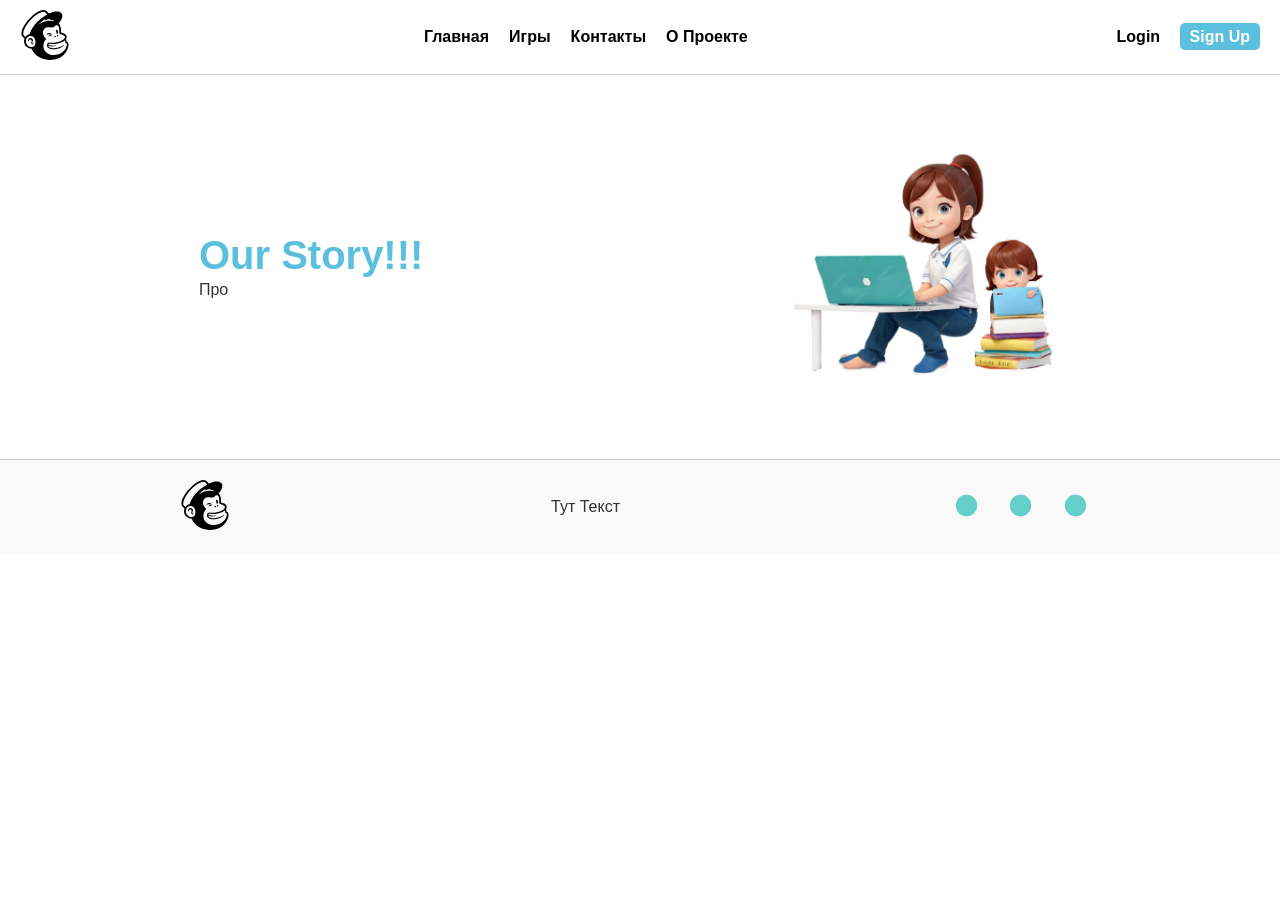
<file: AboutProject.html>
<!DOCTYPE html>
<html lang="ru">
<head>
    <meta charset="UTF-8">
    <meta name="viewport" content="width=device-width, initial-scale=1.0">
    <title>Our Mission</title>
    <link rel="stylesheet" href="styles.css">
</head>
    <body>
        <div class="wrapper">
            <!-- Header Section -->
            <header>
                <div class="logo">
                    <!-- Logo Placeholder -->
                    <img src="icons/MainLogo.svg" alt="Logo" class="logo-img"> <!-- Replace with your logo image -->
                </div>
                <nav>
                    <ul>
                        <li><a href="index.html">Главная</a></li>
                        <li><a href="#">Игры</a></li>
                        <li><a href="contact.html">Контакты</a></li>
                        <li><a href="AboutProject.html">О Проекте</a></li>
                    </ul>
                </nav>
                <div class="auth-buttons">
                    <a href="regestration.html" class="login">Login</a>
                    <a href="Singup.html" class="signup">Sign Up</a>
                </div>
            </header>
    
            <!-- Main Content Section -->
            <main>
                <section class="mission">
                    <h1><span class="our">Our</span> <span class="mission-text">Story!!!</span></h1>
                    <p> 
                       Про

                    </p>
                </section>
                <div class="image">
                    <!-- Image Placeholder for the kid with laptop -->
                    <img src="icons/contacts.PNG" alt="Kid with Laptop"> <!-- Replace with your image -->
                </div>
            </main>
        </div>
    
        <!-- Footer Section -->
        <footer>
            <div class="footer-logo">
                <!-- Footer Logo Placeholder -->
                <img src="icons/MainLogo.svg" alt="Footer Logo"> <!-- Replace with your footer logo -->
            </div>
            <p>Тут Текст</p>
            <div class="social-icons">
                <a href="#"><img src="icons/krug.svg" alt="Facebook"></a> <!-- Replace with your Facebook icon -->
                <a href="#"><img src="icons/krug.svg"alt ="Twitter"></a> <!-- Replace with your Twitter icon -->
                <a href="#"><img src="icons/krug.svg" alt="Instagram"></a> <!-- Replace with your Instagram icon -->
            </div>
        </footer>
    </body>
    
</html>
</file>
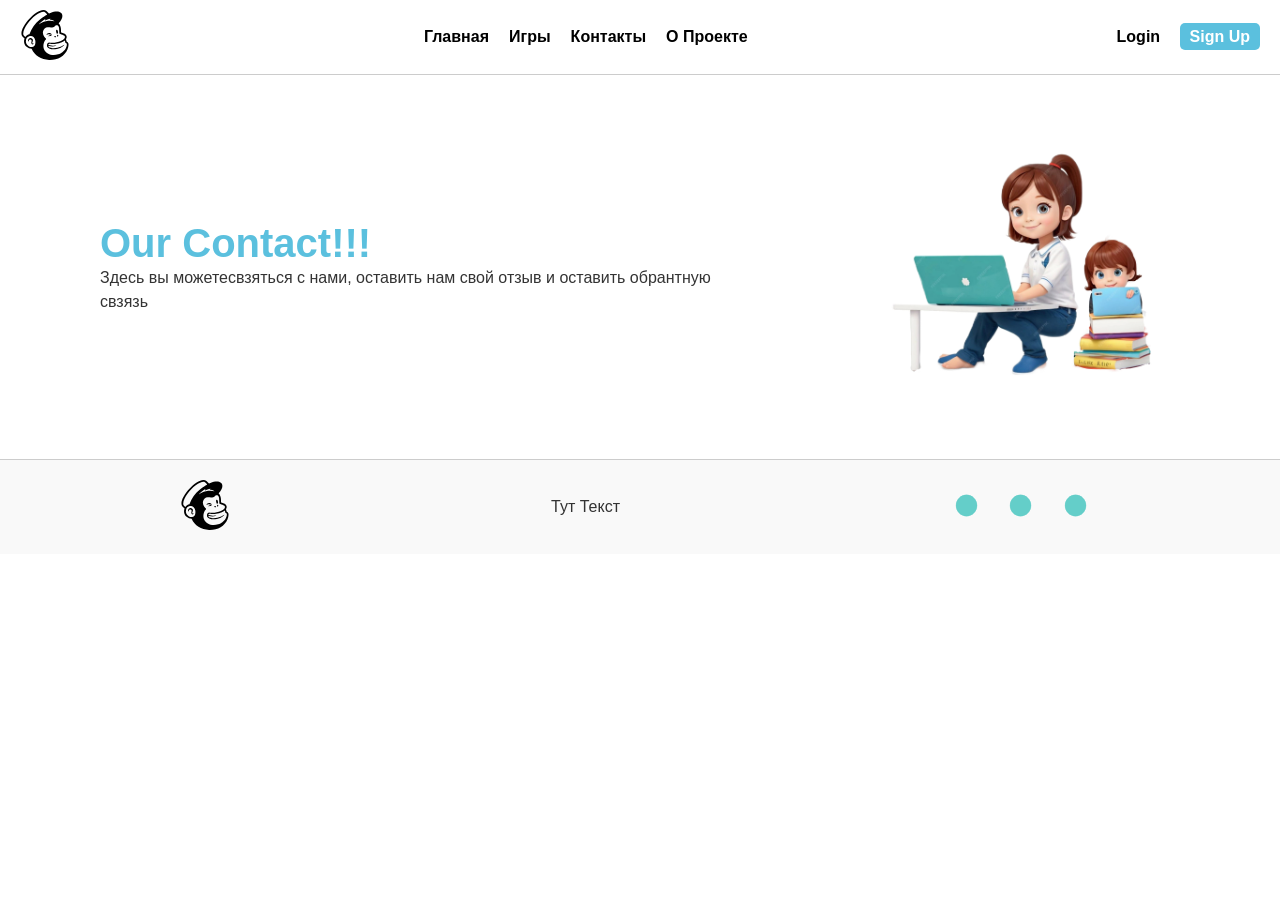
<file: contact.html>
<!DOCTYPE html>
<html lang="ru">
<head>
    <meta charset="UTF-8">
    <meta name="viewport" content="width=device-width, initial-scale=1.0">
    <title>Our Mission</title>
    <link rel="stylesheet" href="styles.css">
</head>
    <body>
        <div class="wrapper">
            <!-- Header Section -->
            <header>
                <div class="logo">
                    <!-- Logo Placeholder -->
                    <img src="icons/MainLogo.svg" alt="Logo" class="logo-img"> <!-- Replace with your logo image -->
                </div>
                <nav>
                    <ul>
                        <li><a href="index.html">Главная</a></li>
                        <li><a href="#">Игры</a></li>
                        <li><a href="contact.html">Контакты</a></li>
                        <li><a href="AboutProject.html">О Проекте</a></li>
                    </ul>
                </nav>
                <div class="auth-buttons">
                    <a href="regestration.html" class="login">Login</a>
                    <a href="Singup.html" class="signup">Sign Up</a>
                </div>
            </header>
    
            <!-- Main Content Section -->
            <main>
                <section class="mission">
                    <h1><span class="our">Our</span> <span class="mission-text">Contact!!!</span></h1>
                    <p> 
                       Здесь вы можетесвзяться с нами, оставить нам свой отзыв и оставить обрантную свзязь      
                   

                    </p>
                </section>
                <div class="image">
                    <!-- Image Placeholder for the kid with laptop -->
                    <img src="icons/contacts.PNG" alt="Kid with Laptop"> <!-- Replace with your image -->
                </div>
            </main>
        </div>
    
        <!-- Footer Section -->
        <footer>
            <div class="footer-logo">
                <!-- Footer Logo Placeholder -->
                <img src="icons/MainLogo.svg" alt="Footer Logo"> <!-- Replace with your footer logo -->
            </div>
            <p>Тут Текст</p>
            <div class="social-icons">
                <a href="#"><img src="icons/krug.svg" alt="Facebook"></a> <!-- Replace with your Facebook icon -->
                <a href="#"><img src="icons/krug.svg"alt ="Twitter"></a> <!-- Replace with your Twitter icon -->
                <a href="#"><img src="icons/krug.svg" alt="Instagram"></a> <!-- Replace with your Instagram icon -->
            </div>
        </footer>
    </body>
    
</html>
</file>
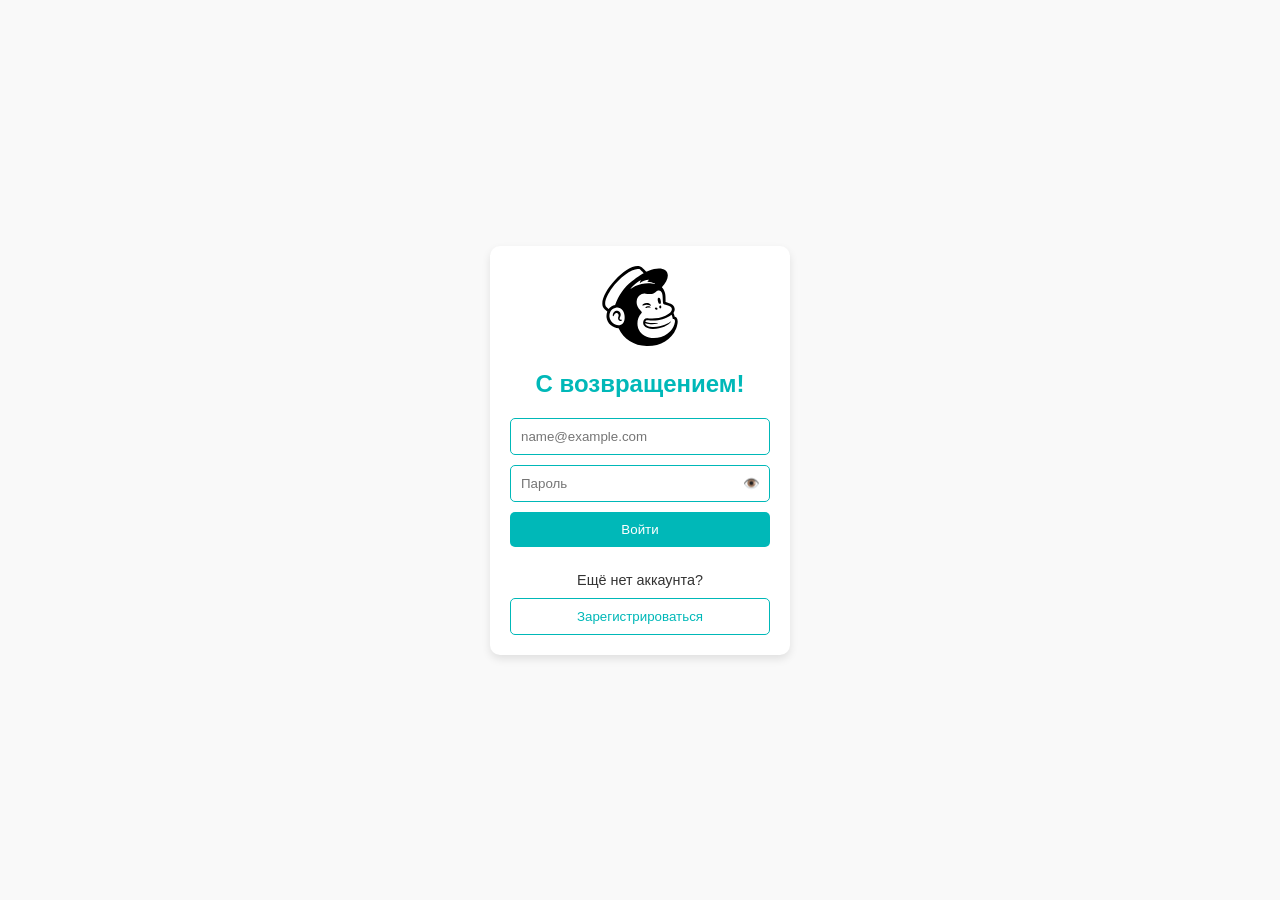
<file: regestration.html>
<!DOCTYPE html>
<html lang="ru">
<head>
    <meta charset="UTF-8">
    <meta name="viewport" content="width=device-width, initial-scale=1.0">
    <title>Login Page</title>
    <link rel="stylesheet" href="styleREg.css">
</head>
<body>
    <div class="login-container">
        <div class="logo">
            <img src="icons/MainLogo.svg" alt="Avatar">
        </div>
        <h2>С возвращением!</h2>
        <form action="#">
            <input type="email" placeholder="name@example.com" required>
            <div class="password-field">
                <input type="password" placeholder="Пароль" required>
                <button type="button" class="toggle-password">👁️</button>
            </div>
            <button type="submit" class="login-btn">Войти</button>
            <p class="register-text">Ещё нет аккаунта?</p>
            <button type="button" class="register-btn">Зарегистрироваться</button>
        </form>
    </div>
</body>
</html>
</file>
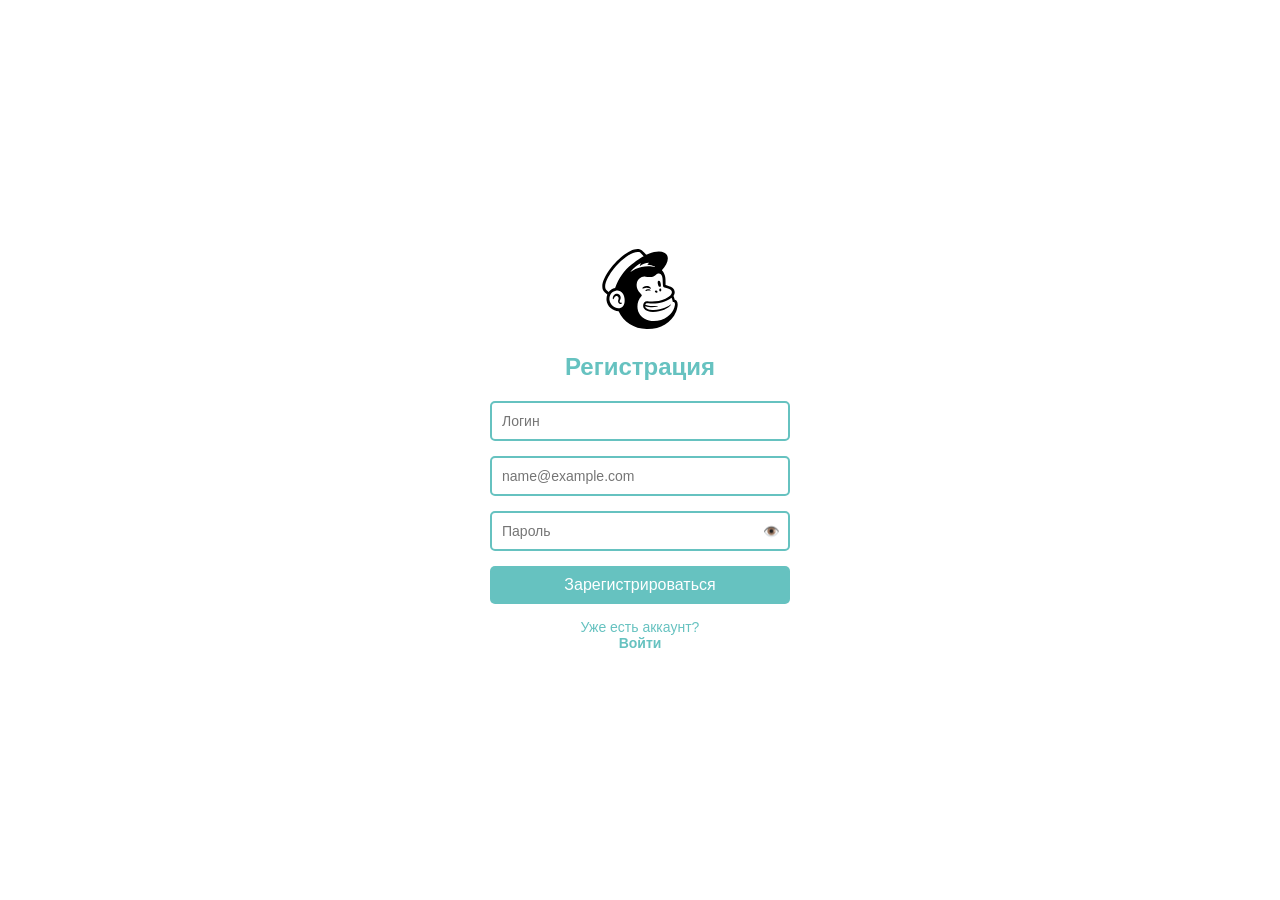
<file: Singup.html>
<!DOCTYPE html>
<html lang="ru">
<head>
    <meta charset="UTF-8">
    <meta name="viewport" content="width=device-width, initial-scale=1.0">
    <title>Регистрация</title>
    <link rel="stylesheet" href="SingUp.css">
</head>
<body>
    <div class="container">
        <div class="logo">
            <img src="icons/MainLogo.svg" alt="Logo"> <!-- Replace with the actual path to your logo image -->
        </div>
        <h1>Регистрация</h1>
        <form>
            <input type="text" placeholder="Логин" required>
            <input type="email" placeholder="name@example.com" required>
            <div class="password-field">
                <input type="password" placeholder="Пароль" required>
                <button type="button" class="toggle-password">👁️</button> <!-- Optional: Add JavaScript to toggle password visibility -->
            </div>
            <button type="submit" class="register-button">Зарегистрироваться</button>
        </form>
        <div class="login-link">
            <p>Уже есть аккаунт?</p>
            <a href="regestration.html">Войти</a>
        </div>
    </div>
</body>
</html>
</file>
<file: styles.css>
/* Basic Reset */
* {
    margin: 0;
    padding: 0;
    box-sizing: border-box;
}

/* Body Styling */
body {
    font-family: Arial, sans-serif;
}

/* Header Styling */
header {
    display: flex;
    align-items: center;
    justify-content: space-between;
    padding: 10px 20px;
    border-bottom: 1px solid #ccc;
}

.logo-img {
    width: 50px;
    height: auto;
}

nav ul {
    list-style: none;
    display: flex;
    gap: 20px;
}

nav ul li a {
    text-decoration: none;
    color: black;
    font-weight: bold;
}

.auth-buttons a {
    text-decoration: none;
    margin-left: 15px;
    font-weight: bold;
}

.login {
    color: black;
}

.signup {
    color: white;
    background-color: #5bc0de;
    padding: 5px 10px;
    border-radius: 5px;
}

/* Main Content Styling */
main {
    display: flex;
    align-items: center;
    justify-content: space-around;
    padding: 40px 20px;
}

.mission {
    max-width: 50%;
}

.mission h1 {
    font-size: 2.5em;
    color: #5bc0de;
}

.our {
    font-weight: bold;
}

.mission-text {
    font-weight: bold;
}

.mission p {
    font-size: 1em;
    line-height: 1.5;
    color: #333;
}

.image img {
    width: 300px;
    height: auto;
}

/* Footer Styling */
footer {
    display: flex;
    align-items: center;
    justify-content: space-around;
    padding: 20px;
    border-top: 1px solid #ccc;
    background-color: #f9f9f9;
}

.footer-logo img {
    width: 50px;
    height: auto;
}

footer p {
    color: #333;
}

.social-icons a {
    margin: 0 10px;
}

.social-icons img {
    width: 30px;
    height: auto;
}
</file>
<file: styleREg.css>
* {
    margin: 0;
    padding: 0;
    box-sizing: border-box;
    font-family: Arial, sans-serif;
}

body {
    display: flex;
    justify-content: center;
    align-items: center;
    height: 100vh;
    background-color: #f9f9f9;
}

.login-container {
    text-align: center;
    width: 300px;
    padding: 20px;
    background-color: #ffffff;
    border-radius: 10px;
    box-shadow: 0 4px 8px rgba(0, 0, 0, 0.1);
}

.logo img {
    width: 80px;
    margin-bottom: 20px;
}

h2 {
    color: #00b8b8;
    margin-bottom: 20px;
}

form {
    display: flex;
    flex-direction: column;
    gap: 10px;
}

input[type="email"],
input[type="password"] {
    width: 100%;
    padding: 10px;
    border: 1px solid #00b8b8;
    border-radius: 5px;
    outline: none;
}

.password-field {
    position: relative;
}

.password-field input[type="password"] {
    padding-right: 30px;
}

.toggle-password {
    position: absolute;
    right: 10px;
    top: 50%;
    transform: translateY(-50%);
    background: none;
    border: none;
    cursor: pointer;
}

.login-btn {
    padding: 10px;
    background-color: #00b8b8;
    color: #ffffff;
    border: none;
    border-radius: 5px;
    cursor: pointer;
}

.login-btn:hover {
    background-color: #008f8f;
}

.register-text {
    margin-top: 15px;
    color: #333;
    font-size: 0.9em;
}

.register-btn {
    padding: 10px;
    background-color: transparent;
    color: #00b8b8;
    border: 1px solid #00b8b8;
    border-radius: 5px;
    cursor: pointer;
}

.register-btn:hover {
    background-color: #e6f7f7;
}
</file>
<file: SingUp.css>
* {
    margin: 0;
    padding: 0;
    box-sizing: border-box;
}

body {
    display: flex;
    align-items: center;
    justify-content: center;
    height: 100vh;
    font-family: Arial, sans-serif;
    background-color: #ffffff;
}

.container {
    width: 300px;
    text-align: center;
    color: #66C2C0;
}

.logo img {
    width: 80px;
    height: auto;
    margin-bottom: 20px;
}

h1 {
    font-size: 24px;
    margin-bottom: 20px;
}

form {
    display: flex;
    flex-direction: column;
    gap: 15px;
}

input[type="text"],
input[type="email"],
input[type="password"] {
    width: 100%;
    padding: 10px;
    border: 2px solid #66C2C0;
    border-radius: 5px;
    font-size: 14px;
}

.password-field {
    position: relative;
}

.toggle-password {
    position: absolute;
    right: 10px;
    top: 50%;
    transform: translateY(-50%);
    background: none;
    border: none;
    color: #66C2C0;
    cursor: pointer;
}

.register-button {
    width: 100%;
    padding: 10px;
    background-color: #66C2C0;
    color: #ffffff;
    border: none;
    border-radius: 5px;
    font-size: 16px;
    cursor: pointer;
    transition: background-color 0.3s;
}

.register-button:hover {
    background-color: #4aa7a4;
}

.login-link {
    margin-top: 15px;
    font-size: 14px;
    color: #66C2C0;
}

.login-link a {
    color: #66C2C0;
    text-decoration: none;
    font-weight: bold;
}

.login-link a:hover {
    text-decoration: underline;
}
</file>
